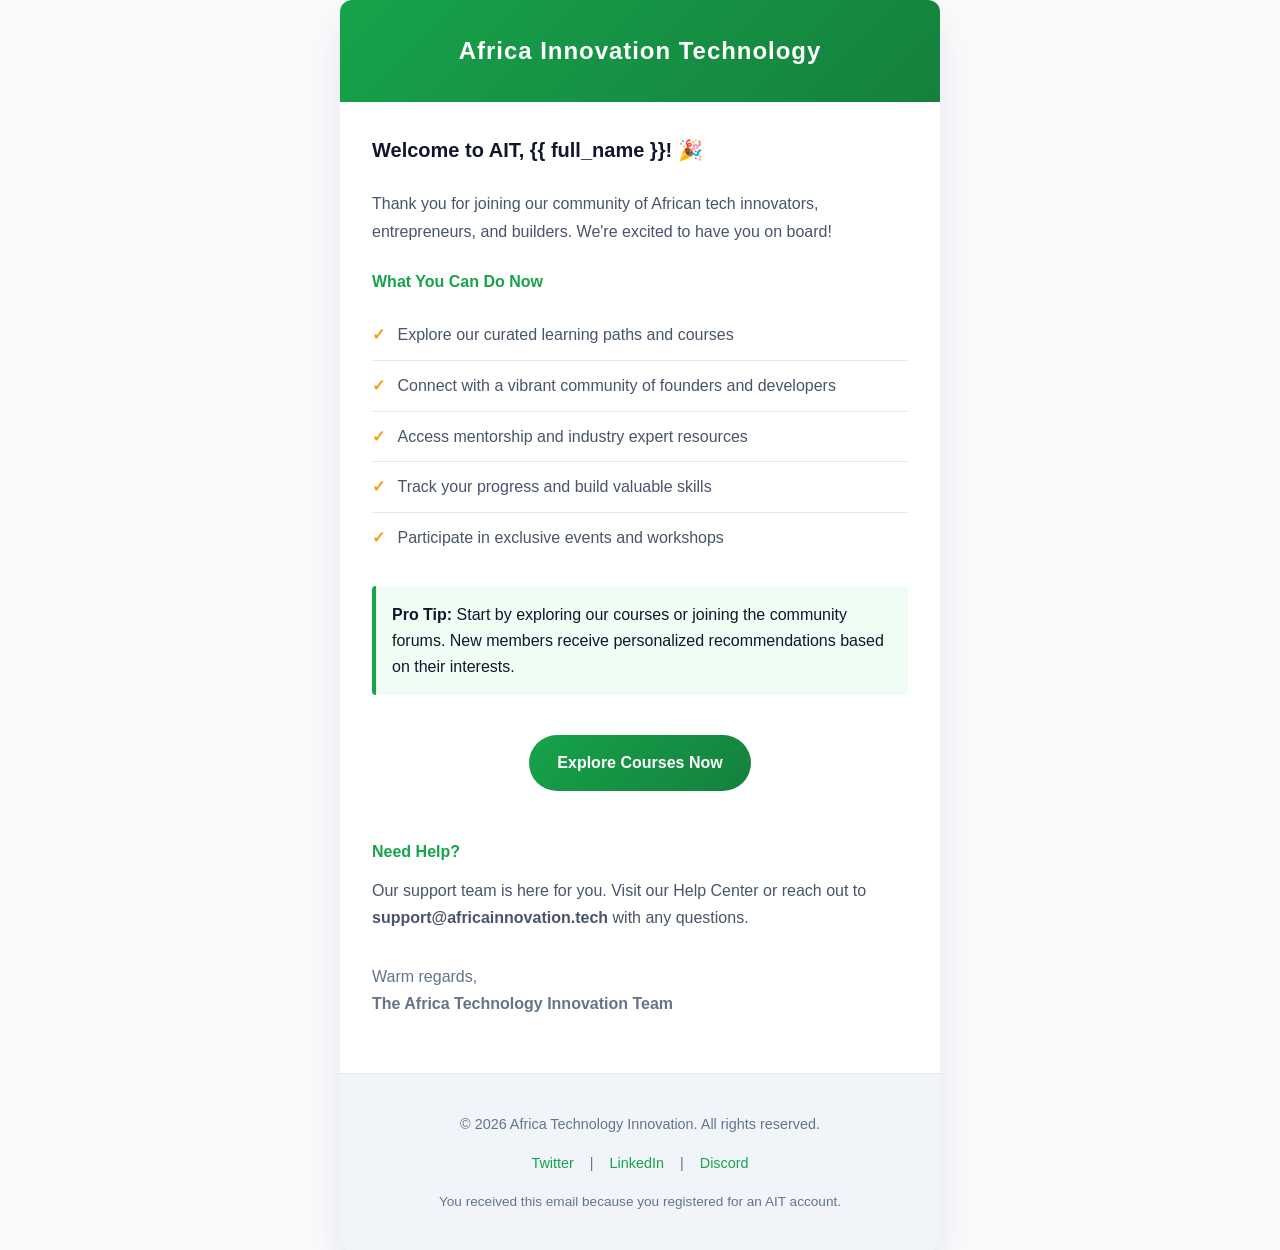
<file: templates/email/welcome.html>
<!DOCTYPE html>
<html lang="en">
<head>
  <meta charset="UTF-8">
  <meta name="viewport" content="width=device-width, initial-scale=1.0">
  <title>Welcome to Africa Innovation Technology </title>
  <style>
    body {
      font-family: -apple-system, BlinkMacSystemFont, 'Segoe UI', 'Roboto', 'Oxygen', 'Ubuntu', 'Cantarell', sans-serif;
      line-height: 1.6;
      color: #0f172a;
      background: #f8fafc;
      margin: 0;
      padding: 0;
    }
    .email-container {
      max-width: 600px;
      margin: 0 auto;
      background: #ffffff;
      border-radius: 12px;
      box-shadow: 0 20px 35px rgba(15, 23, 42, 0.08);
      overflow: hidden;
    }
    .header {
      background: linear-gradient(135deg, #16a34a 0%, #15803d 100%);
      padding: 2rem;
      text-align: center;
      color: white;
    }
    .logo {
      font-size: 1.5rem;
      font-weight: 800;
      letter-spacing: 0.04em;
      margin: 0;
    }
    .content {
      padding: 2rem 2rem;
    }
    .greeting {
      font-size: 1.25rem;
      font-weight: 700;
      color: #0f172a;
      margin: 0 0 1rem 0;
    }
    .section {
      margin: 1.5rem 0;
    }
    .section-title {
      font-weight: 700;
      color: #16a34a;
      font-size: 1rem;
      margin: 1.5rem 0 0.75rem 0;
    }
    .section p {
      margin: 0.75rem 0;
      color: #475569;
      line-height: 1.7;
    }
    .cta-button {
      display: inline-block;
      background: linear-gradient(135deg, #16a34a, #15803d);
      color: white;
      padding: 0.95rem 1.75rem;
      border-radius: 999px;
      text-decoration: none;
      font-weight: 700;
      text-align: center;
      margin: 1.5rem 0;
    }
    .feature-list {
      list-style: none;
      padding: 0;
      margin: 1rem 0;
    }
    .feature-list li {
      padding: 0.75rem 0;
      color: #475569;
      border-bottom: 1px solid #e2e8f0;
    }
    .feature-list li:last-child {
      border-bottom: none;
    }
    .feature-list li::before {
      content: "✓ ";
      color: #f59e0b;
      font-weight: 700;
      margin-right: 0.5rem;
    }
    .footer {
      background: #f1f5f9;
      padding: 1.5rem 2rem;
      text-align: center;
      border-top: 1px solid #e2e8f0;
      font-size: 0.9rem;
      color: #64748b;
    }
    .social-links {
      margin: 1rem 0;
    }
    .social-links a {
      color: #16a34a;
      text-decoration: none;
      margin: 0 0.75rem;
    }
    .highlight {
      background: #f0fdf4;
      border-left: 4px solid #16a34a;
      padding: 1rem;
      margin: 1rem 0;
      border-radius: 4px;
    }
  </style>
</head>
<body>
  <div class="email-container">
    <div class="header">
      <h1 class="logo">Africa Innovation Technology </h1>
    </div>

    <div class="content">
      <p class="greeting">Welcome to AIT, {{ full_name }}! 🎉</p>

      <div class="section">
        <p>Thank you for joining our community of African tech innovators, entrepreneurs, and builders. We're excited to have you on board!</p>
      </div>

      <div class="section">
        <h3 class="section-title">What You Can Do Now</h3>
        <ul class="feature-list">
          <li>Explore our curated learning paths and courses</li>
          <li>Connect with a vibrant community of founders and developers</li>
          <li>Access mentorship and industry expert resources</li>
          <li>Track your progress and build valuable skills</li>
          <li>Participate in exclusive events and workshops</li>
        </ul>
      </div>

      <div class="highlight">
        <strong>Pro Tip:</strong> Start by exploring our courses or joining the community forums. New members receive personalized recommendations based on their interests.
      </div>

      <div style="text-align: center;">
        <a href="http://127.0.0.1:5000/courses.html" class="cta-button">Explore Courses Now</a>
      </div>

      <div class="section">
        <h3 class="section-title">Need Help?</h3>
        <p>Our support team is here for you. Visit our Help Center or reach out to <strong>support@africainnovation.tech</strong> with any questions.</p>
      </div>

      <div class="section">
        <p style="color: #64748b; margin-top: 2rem;">Warm regards,<br><strong>The Africa Technology Innovation Team</strong></p>
      </div>
    </div>

    <div class="footer">
      <p>© 2026 Africa Technology Innovation. All rights reserved.</p>
      <div class="social-links">
        <a href="#">Twitter</a> | 
        <a href="#">LinkedIn</a> | 
        <a href="#">Discord</a>
      </div>
      <p style="margin-top: 1rem; font-size: 0.85rem;">You received this email because you registered for an AIT account.</p>
    </div>
  </div>
</body>
</html>
</file>
